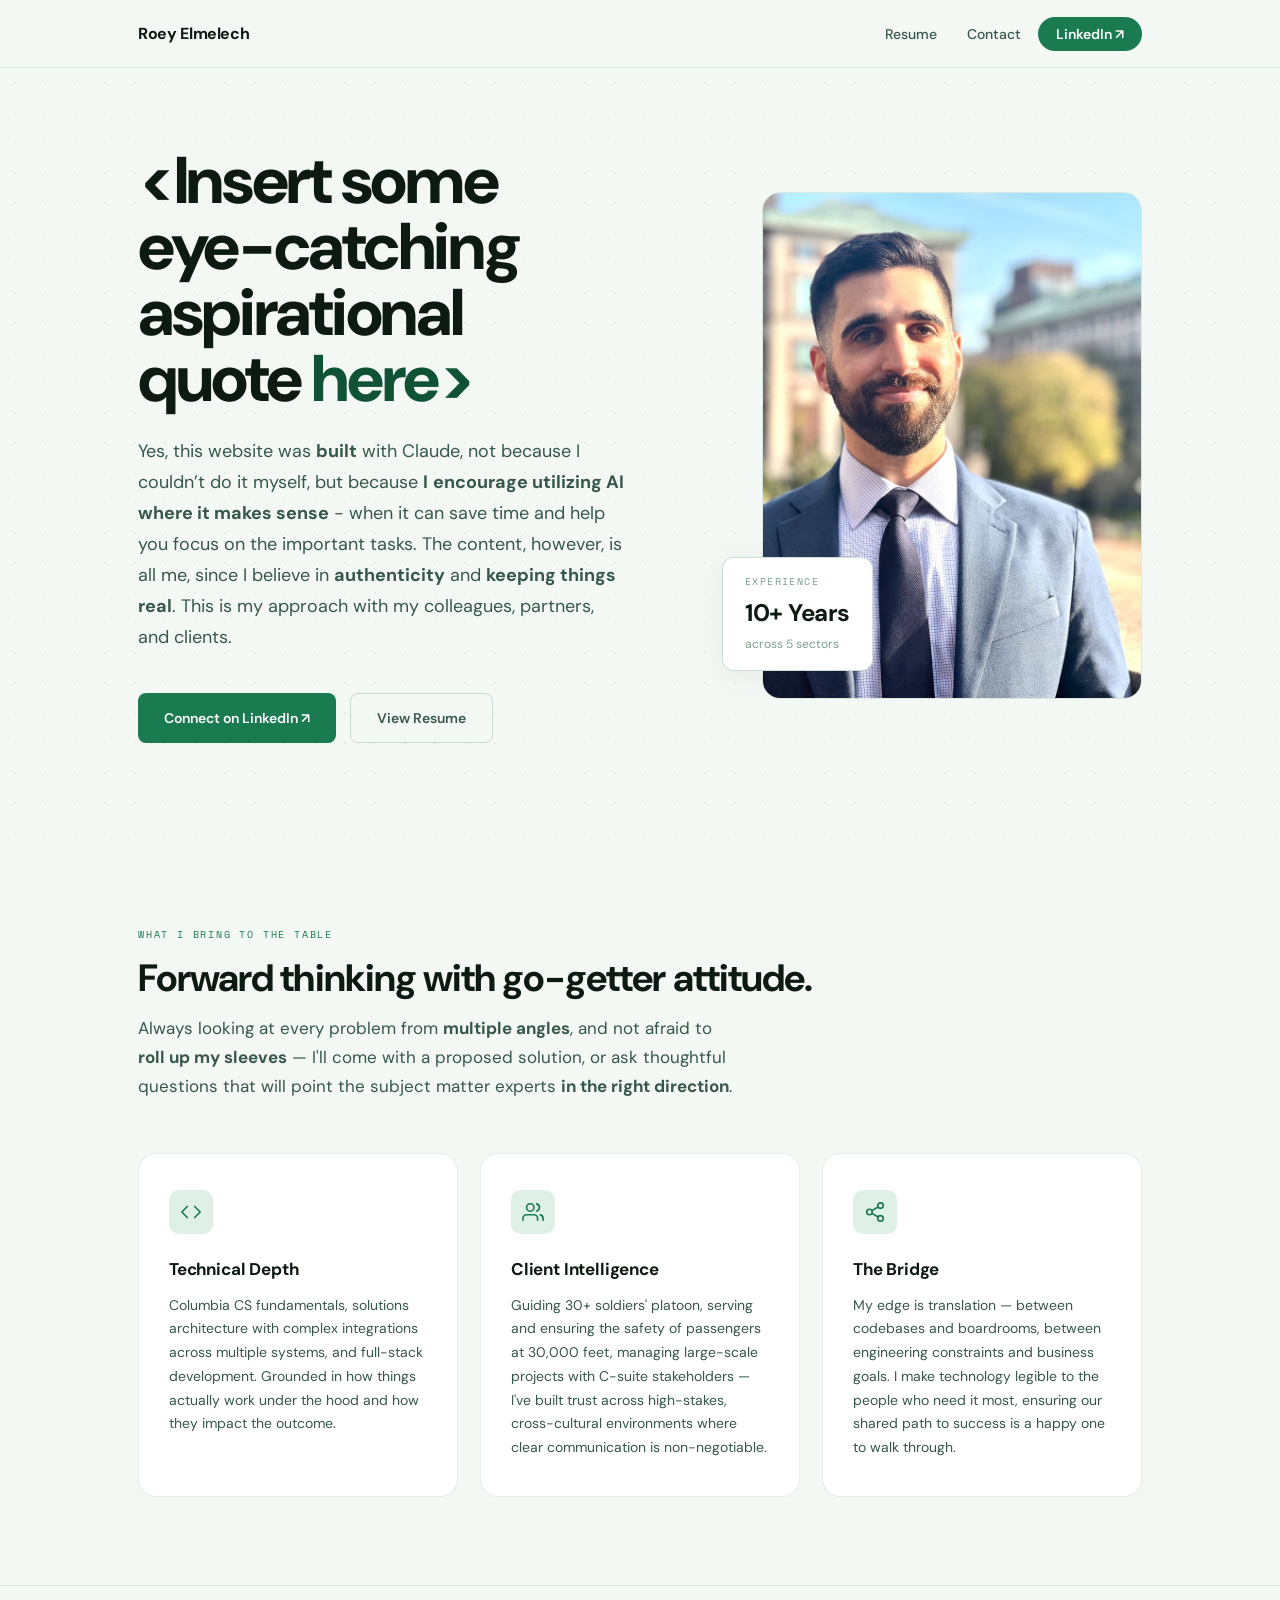
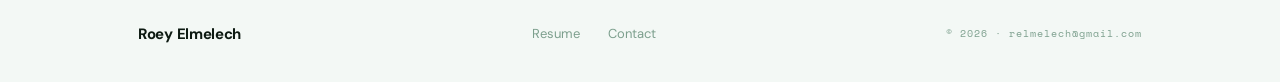
<file: index.html>
<!DOCTYPE html>
<html lang="en">
<head>
  <meta charset="UTF-8" />
  <meta name="viewport" content="width=device-width, initial-scale=1.0" />
  <title>Roey Elmelech — Solutions Engineer</title>
  <link rel="stylesheet" href="style.css" />
  <link rel="icon" type="image/svg+xml" href="favicon.svg" />
</head>
<body>

  <nav class="site-nav">
    <div class="nav-inner">
      <a href="index.html" class="nav-brand">Roey Elmelech</a>
      <ul class="nav-links">
        <li><a href="resume.html">Resume</a></li>
        <li><a href="contact.html">Contact</a></li>
        <li class="nav-cta"><a href="https://www.linkedin.com/in/elmelech/" target="_blank">LinkedIn ↗</a></li>
      </ul>
    </div>
  </nav>

  <div class="page-content">

    <!-- ── HERO ── -->
    <section class="hero">
      <div class="dot-pattern"></div>
      <div class="wrap">
        <div class="hero-grid">
          <div class="hero-text">
            <h1 class="hero-h1"><span style="color: #0d1a12;">&lt;Insert some eye-catching aspirational quote </span><span style="color: #0f5234;">here&gt;</span></h1>
            <p class="hero-bio">Yes, this website was <strong>built</strong> with Claude, not because I couldn’t do it myself, but because <strong>I</strong> <strong>encourage utilizing AI where it makes sense</strong> - when it can save time and help you focus on the important tasks. The content, however, is all me, since I believe in <strong>authenticity</strong> and <strong>keeping things real</strong>. This is my approach with my colleagues, partners, and clients. </p>
            <div class="hero-ctas">
              <a href="https://www.linkedin.com/in/elmelech/" target="_blank" class="btn btn-p">
                Connect on LinkedIn ↗
              </a>
              <a href="resume.html" class="btn btn-o">View Resume</a>
            </div>
          </div>
          <div class="hero-photo-wrap">
            <img
              src="headshot.jpg"
              alt="Roey Elmelech"
              class="hero-photo"
            />
            <div class="stat-card">
              <div class="mono-label">Experience</div>
              <div class="stat-num">10+ Years</div>
              <div class="stat-sub">across 5 sectors</div>
            </div>
          </div>
        </div>
      </div>
    </section>

    <!-- ── PILLARS ── -->
    <section class="section">
      <div class="wrap">
        <span class="eyebrow">WHAT I BRING TO THE TABLE</span>
        <h2 class="section-h">Forward thinking with go-getter attitude.</h2>
        <p class="section-lead">
          Always looking at every problem from <strong>multiple angles</strong>, and not afraid to <strong>roll up my sleeves</strong> — I'll come with a proposed solution, or ask thoughtful questions that will point the subject matter experts <strong>in the right direction</strong>.
        </p>
        <div class="pillars-grid">

          <div class="pillar">
            <div class="pillar-icon">
              <svg viewBox="0 0 24 24" fill="none" stroke="var(--accent)" stroke-width="1.8" stroke-linecap="round" stroke-linejoin="round">
                <polyline points="16 18 22 12 16 6"></polyline>
                <polyline points="8 6 2 12 8 18"></polyline>
              </svg>
            </div>
            <div class="pillar-h">Technical Depth</div>
            <p class="pillar-p">
              Columbia CS fundamentals, solutions architecture with complex integrations across multiple systems, and full-stack development. Grounded in how things actually work under the hood and how they impact the outcome.
            </p>
          </div>

          <div class="pillar">
            <div class="pillar-icon">
              <svg viewBox="0 0 24 24" fill="none" stroke="var(--accent)" stroke-width="1.8" stroke-linecap="round" stroke-linejoin="round">
                <path d="M17 21v-2a4 4 0 0 0-4-4H5a4 4 0 0 0-4 4v2"></path>
                <circle cx="9" cy="7" r="4"></circle>
                <path d="M23 21v-2a4 4 0 0 0-3-3.87"></path>
                <path d="M16 3.13a4 4 0 0 1 0 7.75"></path>
              </svg>
            </div>
            <div class="pillar-h">Client Intelligence</div>
            <p class="pillar-p">
              Guiding 30+ soldiers' platoon, serving and ensuring the safety of passengers at 30,000 feet, managing large-scale projects with C-suite stakeholders — I've built trust across high-stakes, cross-cultural environments where clear communication is non-negotiable.
            </p>
          </div>

          <div class="pillar">
            <div class="pillar-icon">
              <svg viewBox="0 0 24 24" fill="none" stroke="var(--accent)" stroke-width="1.8" stroke-linecap="round" stroke-linejoin="round">
                <circle cx="18" cy="5" r="3"></circle>
                <circle cx="6" cy="12" r="3"></circle>
                <circle cx="18" cy="19" r="3"></circle>
                <line x1="8.59" y1="13.51" x2="15.42" y2="17.49"></line>
                <line x1="15.41" y1="6.51" x2="8.59" y2="10.49"></line>
              </svg>
            </div>
            <div class="pillar-h">The Bridge</div>
            <p class="pillar-p">
              My edge is translation — between codebases and boardrooms, between
              engineering constraints and business goals. I make technology
              legible to the people who need it most, ensuring our shared path to success is a happy one to walk through.
            </p>
          </div>

        </div>
      </div>
    </section>

  </div><!-- /.page-content -->

  <footer class="site-footer">
    <div class="footer-inner">
      <span class="footer-brand">Roey Elmelech</span>
      <nav class="footer-links">
        <a href="resume.html">Resume</a>
        <a href="contact.html">Contact</a>
      </nav>
      <span class="footer-copy">© 2026 · relmelech@gmail.com</span>
    </div>
  </footer>

  <script>
    document.querySelectorAll('.nav-links a:not([target="_blank"])').forEach(a => {
      if (a.href === window.location.href) a.classList.add('active');
    });
  </script>
</body>
</html>
</file>
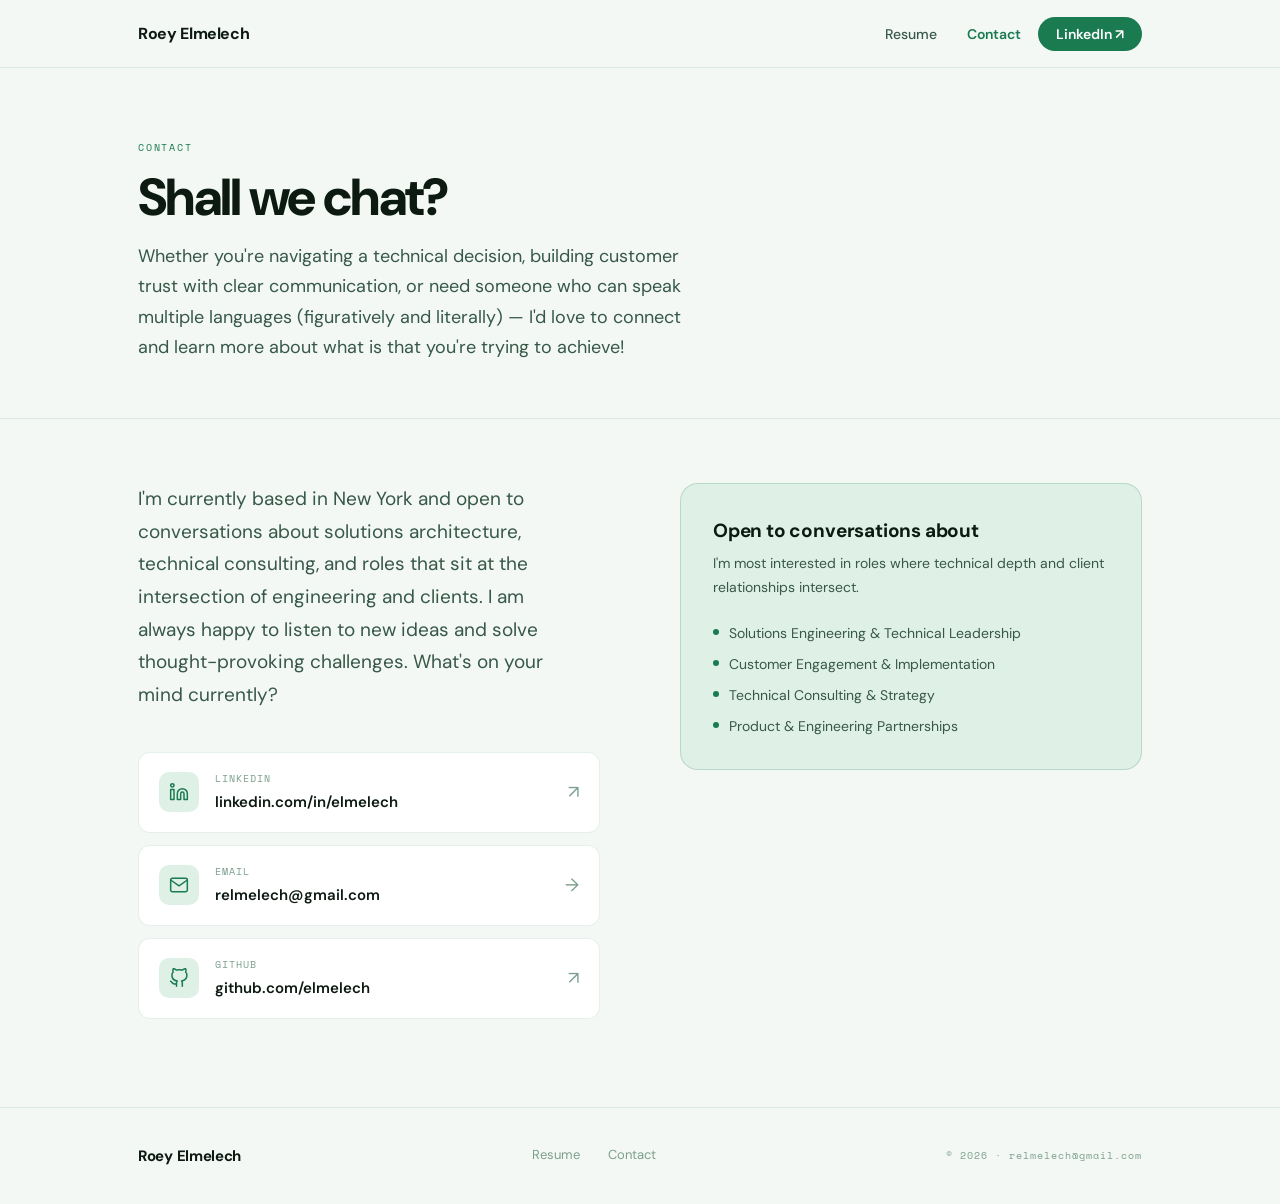
<file: contact.html>
<!DOCTYPE html>
<html lang="en">
<head>
  <meta charset="UTF-8" />
  <meta name="viewport" content="width=device-width, initial-scale=1.0" />
  <title>Contact — Roey Elmelech</title>
  <link rel="stylesheet" href="style.css" />
  <link rel="icon" type="image/svg+xml" href="favicon.svg" />
</head>
<body>

  <nav class="site-nav">
    <div class="nav-inner">
      <a href="index.html" class="nav-brand">Roey Elmelech</a>
      <ul class="nav-links">
        <li><a href="resume.html">Resume</a></li>
        <li><a href="contact.html" class="active">Contact</a></li>
        <li class="nav-cta"><a href="https://www.linkedin.com/in/elmelech/" target="_blank">LinkedIn ↗</a></li>
      </ul>
    </div>
  </nav>

  <div class="page-content">

    <!-- PAGE HEADER -->
    <div class="page-header">
      <div class="wrap">
        <span class="eyebrow">Contact</span>
        <h1 class="page-h1">Shall we chat?</h1>
        <p class="page-lead">
          Whether you're navigating a technical decision, building customer trust with clear communication, or need someone who can speak multiple languages (figuratively and literally) — I'd love to connect and learn more about what is that you're trying to achieve!
        </p>
      </div>
    </div>

    <!-- CONTACT CONTENT -->
    <div class="wrap">
      <div class="contact-layout">
        <div class="contact-grid">

          <!-- Left: Contact links -->
          <div>
            <p class="contact-lead">
              I'm currently based in New York and open to conversations about
              solutions architecture, technical consulting, and roles that sit
              at the intersection of engineering and clients. I am always happy
              to listen to new ideas and solve thought-provoking challenges.
              What's on your mind currently?
            </p>
            <div class="contact-links">

              <a href="https://www.linkedin.com/in/elmelech/" target="_blank" class="contact-link">
                <div class="contact-link-icon">
                  <svg viewBox="0 0 24 24" fill="none" stroke="var(--accent)" stroke-width="1.8" stroke-linecap="round" stroke-linejoin="round">
                    <path d="M16 8a6 6 0 0 1 6 6v7h-4v-7a2 2 0 0 0-2-2 2 2 0 0 0-2 2v7h-4v-7a6 6 0 0 1 6-6z"></path>
                    <rect x="2" y="9" width="4" height="12"></rect>
                    <circle cx="4" cy="4" r="2"></circle>
                  </svg>
                </div>
                <div class="contact-link-body">
                  <div class="contact-link-label">LinkedIn</div>
                  <div class="contact-link-val">linkedin.com/in/elmelech</div>
                </div>
                <span style="color: var(--text-3); font-size: 18px;">↗</span>
              </a>

              <a href="mailto:relmelech@gmail.com" class="contact-link">
                <div class="contact-link-icon">
                  <svg viewBox="0 0 24 24" fill="none" stroke="var(--accent)" stroke-width="1.8" stroke-linecap="round" stroke-linejoin="round">
                    <path d="M4 4h16c1.1 0 2 .9 2 2v12c0 1.1-.9 2-2 2H4c-1.1 0-2-.9-2-2V6c0-1.1.9-2 2-2z"></path>
                    <polyline points="22,6 12,13 2,6"></polyline>
                  </svg>
                </div>
                <div class="contact-link-body">
                  <div class="contact-link-label">Email</div>
                  <div class="contact-link-val">relmelech@gmail.com</div>
                </div>
                <span style="color: var(--text-3); font-size: 18px;">→</span>
              </a>

              <a href="https://github.com/elmelech" target="_blank" class="contact-link">
                <div class="contact-link-icon">
                  <svg viewBox="0 0 24 24" fill="none" stroke="var(--accent)" stroke-width="1.8" stroke-linecap="round" stroke-linejoin="round">
                    <path d="M9 19c-5 1.5-5-2.5-7-3m14 6v-3.87a3.37 3.37 0 0 0-.94-2.61c3.14-.35 6.44-1.54 6.44-7A5.44 5.44 0 0 0 20 4.77 5.07 5.07 0 0 0 19.91 1S18.73.65 16 2.48a13.38 13.38 0 0 0-7 0C6.27.65 5.09 1 5.09 1A5.07 5.07 0 0 0 5 4.77a5.44 5.44 0 0 0-1.5 3.78c0 5.42 3.3 6.61 6.44 7A3.37 3.37 0 0 0 9 18.13V22"></path>
                  </svg>
                </div>
                <div class="contact-link-body">
                  <div class="contact-link-label">GitHub</div>
                  <div class="contact-link-val">github.com/elmelech</div>
                </div>
                <span style="color: var(--text-3); font-size: 18px;">↗</span>
              </a>

            </div>
          </div>

          <!-- Right: Availability card -->
          <div class="contact-availability">
            <div class="contact-avail-head">Open to conversations about</div>
            <p class="contact-avail-sub">
              I'm most interested in roles where technical depth and
              client relationships intersect.
            </p>
            <div class="avail-items">
              <div class="avail-item">
                <span class="avail-dot"></span>
                Solutions Engineering &amp; Technical Leadership
              </div>
              <div class="avail-item">
                <span class="avail-dot"></span>
                Customer Engagement &amp; Implementation
              </div>
              <div class="avail-item">
                <span class="avail-dot"></span>
                Technical Consulting &amp; Strategy
              </div>
              <div class="avail-item">
                <span class="avail-dot"></span>
                Product &amp; Engineering Partnerships
              </div>
            </div>
          </div>

        </div><!-- /.contact-grid -->
      </div><!-- /.contact-layout -->
    </div>

  </div><!-- /.page-content -->

  <footer class="site-footer">
    <div class="footer-inner">
      <span class="footer-brand">Roey Elmelech</span>
      <nav class="footer-links">
        <a href="resume.html">Resume</a>
        <a href="contact.html">Contact</a>
      </nav>
      <span class="footer-copy">© 2026 · relmelech@gmail.com</span>
    </div>
  </footer>

</body>
</html>
</file>
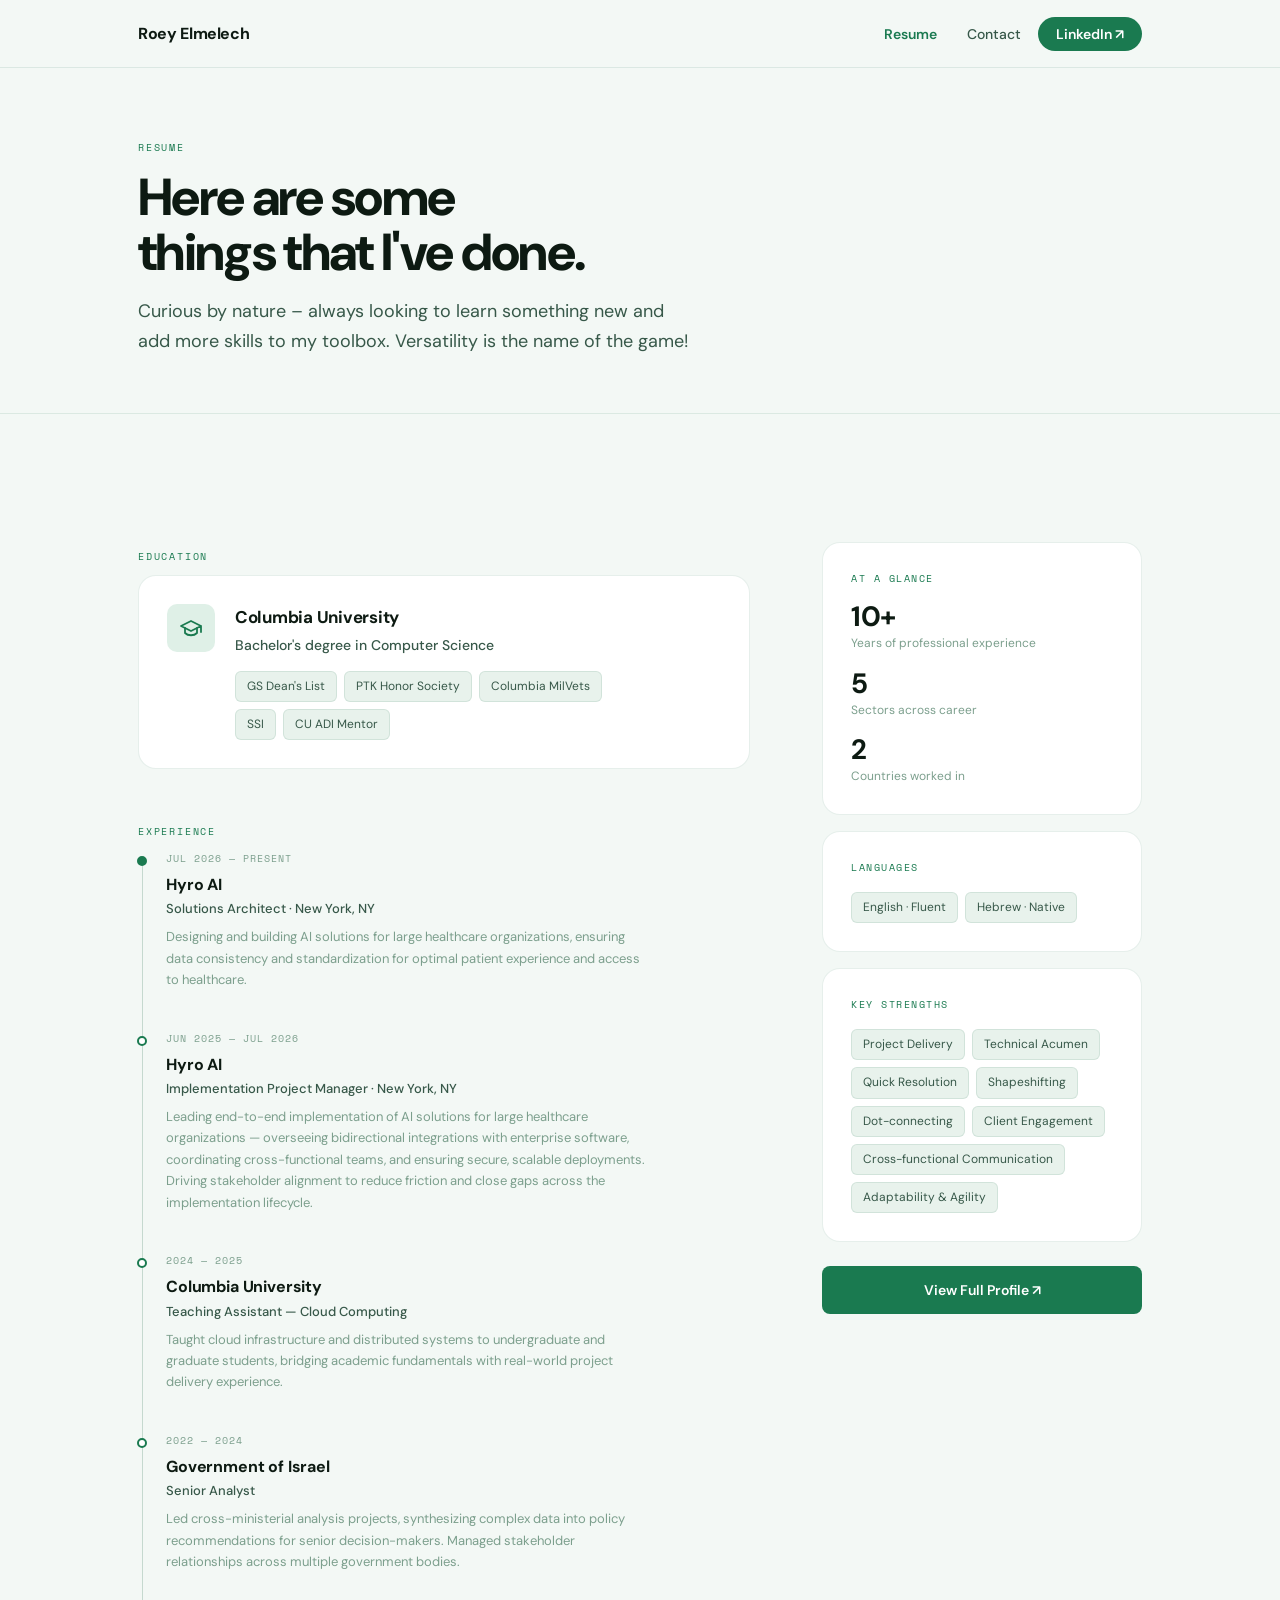
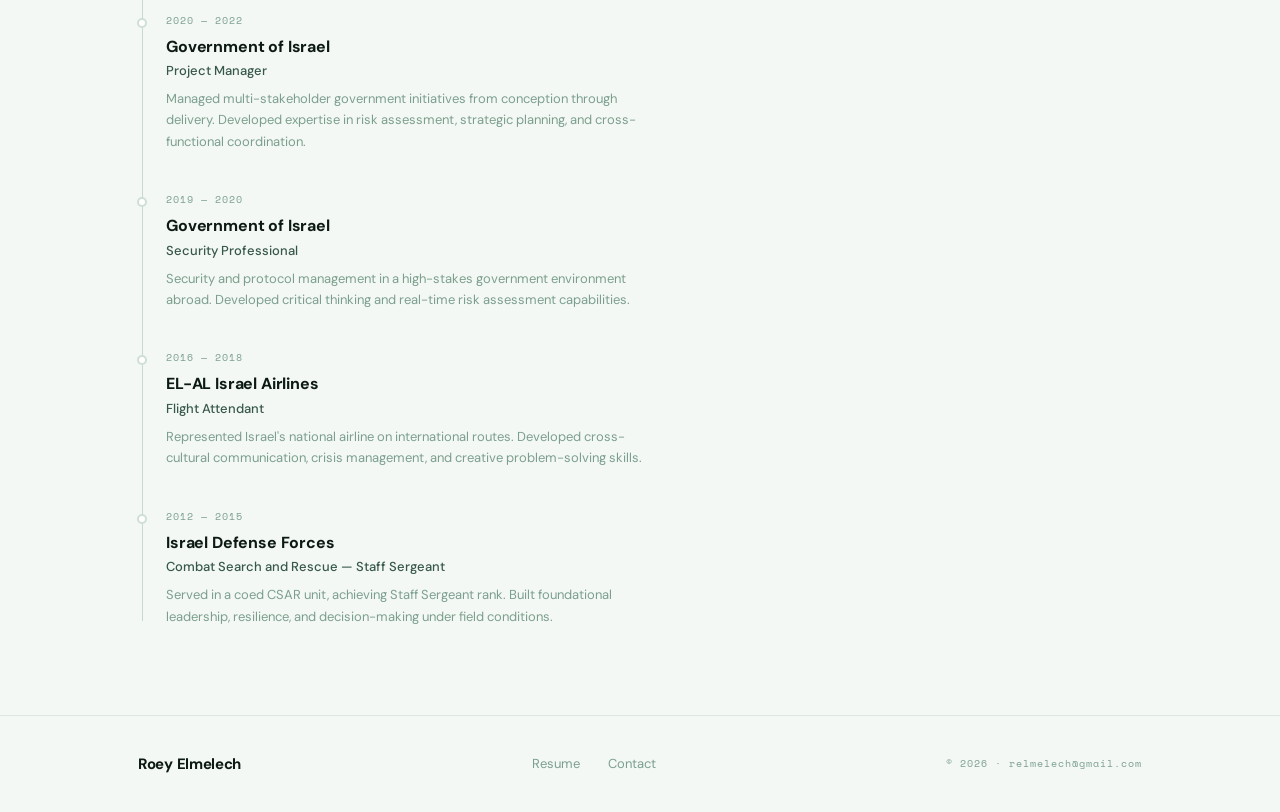
<file: resume.html>
<!DOCTYPE html><html lang="en"><head><style data-merge-styles="true"></style>


  <meta charset="UTF-8">
  <meta name="viewport" content="width=device-width, initial-scale=1.0">
  <title>Resume — Roey Elmelech</title>
  <link rel="stylesheet" href="style.css">
<style></style>  <link rel="icon" type="image/svg+xml" href="favicon.svg" />
</head>
<body data-new-gr-c-s-check-loaded="14.1299.0" data-gr-ext-installed="" style="" data-new-gr-c-s-loaded="14.1299.0">

  <nav class="site-nav">
    <div class="nav-inner">
      <a href="index.html" class="nav-brand">Roey Elmelech</a>
      <ul class="nav-links">
        <li><a href="resume.html" class="active">Resume</a></li>
        <li><a href="contact.html">Contact</a></li>
        <li class="nav-cta"><a href="https://www.linkedin.com/in/elmelech/" target="_blank">LinkedIn ↗</a></li>
      </ul>
    </div>
  </nav>

  <div class="page-content">

    <!-- PAGE HEADER -->
    <div class="page-header">
      <div class="wrap">
        <span class="eyebrow">Resume</span>
        <h1 class="page-h1">Here are some<br>things that I've done.</h1>
        <p class="page-lead">Curious by nature – always looking to learn something new and add more skills to my toolbox. Versatility is the name of the game!</p>
      </div>
    </div>

    <!-- MAIN CONTENT -->
    <div class="wrap">
      <div class="resume-layout">

        <!-- LEFT: Timeline -->
        <div>

          <!-- Education -->
          <div style="padding-top: 64px; margin-bottom: 8px;">
            <span class="timeline-section-label">Education</span>
          </div>
          <div class="edu-card">
            <div class="edu-icon">
              <svg viewBox="0 0 24 24" fill="none" stroke="var(--accent)" stroke-width="1.8" stroke-linecap="round" stroke-linejoin="round">
                <path d="M22 10v6M2 10l10-5 10 5-10 5z"></path>
                <path d="M6 12v5c3 3 9 3 12 0v-5"></path>
              </svg>
            </div>
            <div style="flex: 1;">
              <div class="edu-school">Columbia University</div>
              <div class="edu-deg">Bachelor's degree in Computer Science</div>
              <div style="display: flex; flex-direction: column; gap: 7px; margin-top: 14px;">
                <div style="display: flex; flex-wrap: wrap; gap: 7px;">
                  <span class="sidebar-tag">GS Dean's List</span>
                  <span class="sidebar-tag">PTK Honor Society</span>
                  <span class="sidebar-tag">Columbia MilVets</span>
                </div>
                <div style="display: flex; flex-wrap: wrap; gap: 7px;">
                  <span class="sidebar-tag">SSI</span>
                  <span class="sidebar-tag">CU ADI Mentor</span>
                </div>
              </div>
            </div>
          </div>

          <!-- Experience -->
          <div style="margin-top: 48px; margin-bottom: 8px;">
            <span class="timeline-section-label">Experience</span>
          </div>
          <div class="timeline">

            <div class="timeline-item">
              <div class="timeline-dot current"></div>
              <div class="timeline-date">Jul 2026 — Present</div>
              <div class="timeline-co">Hyro AI</div>
              <div class="timeline-role">Solutions Architect · New York, NY</div>
              <div class="timeline-desc">
                Designing and building AI solutions for large healthcare organizations, ensuring data consistency and standardization for optimal patient experience and access to healthcare.
              </div>
            </div>

            <div class="timeline-item">
              <div class="timeline-dot accent"></div>
              <div class="timeline-date">Jun 2025 — Jul 2026</div>
              <div class="timeline-co">Hyro AI</div>
              <div class="timeline-role">Implementation Project Manager · New York, NY</div>
              <div class="timeline-desc">
                Leading end-to-end implementation of AI solutions for large healthcare organizations — overseeing bidirectional integrations with enterprise software, coordinating cross-functional teams, and ensuring secure, scalable deployments. Driving stakeholder alignment to reduce friction and close gaps across the implementation lifecycle.
              </div>
            </div>

            <div class="timeline-item">
              <div class="timeline-dot accent"></div>
              <div class="timeline-date">2024 — 2025</div>
              <div class="timeline-co">Columbia University</div>
              <div class="timeline-role">Teaching Assistant — Cloud Computing</div>
              <div class="timeline-desc">Taught cloud infrastructure and distributed systems to undergraduate and graduate students, bridging academic fundamentals with real-world project delivery experience.</div>
            </div>

            <div class="timeline-item">
              <div class="timeline-dot accent"></div>
              <div class="timeline-date">2022 — 2024</div>
              <div class="timeline-co">Government of Israel</div>
              <div class="timeline-role">Senior Analyst</div>
              <div class="timeline-desc">
                Led cross-ministerial analysis projects, synthesizing complex data into
                policy recommendations for senior decision-makers. Managed stakeholder
                relationships across multiple government bodies.
              </div>
            </div>

            <div class="timeline-item">
              <div class="timeline-dot"></div>
              <div class="timeline-date">2020 — 2022</div>
              <div class="timeline-co">Government of Israel</div>
              <div class="timeline-role">Project Manager</div>
              <div class="timeline-desc">
                Managed multi-stakeholder government initiatives from conception through
                delivery. Developed expertise in risk assessment, strategic planning,
                and cross-functional coordination.
              </div>
            </div>

            <div class="timeline-item">
              <div class="timeline-dot"></div>
              <div class="timeline-date">2019 — 2020</div>
              <div class="timeline-co">Government of Israel</div>
              <div class="timeline-role">Security Professional</div>
              <div class="timeline-desc">
                Security and protocol management in a high-stakes government
                environment abroad. Developed critical thinking and real-time
                risk assessment capabilities.
              </div>
            </div>

            <div class="timeline-item">
              <div class="timeline-dot"></div>
              <div class="timeline-date">2016 — 2018</div>
              <div class="timeline-co">EL-AL Israel Airlines</div>
              <div class="timeline-role">Flight Attendant</div>
              <div class="timeline-desc">
                Represented Israel's national airline on international routes.
                Developed cross-cultural communication, crisis management, and
                creative problem-solving skills.
              </div>
            </div>

            <div class="timeline-item">
              <div class="timeline-dot"></div>
              <div class="timeline-date">2012 — 2015</div>
              <div class="timeline-co">Israel Defense Forces</div>
              <div class="timeline-role">Combat Search and Rescue — Staff Sergeant</div>
              <div class="timeline-desc" spellcheck="false" style="">
                Served in a coed CSAR unit, achieving Staff Sergeant rank.
                Built foundational leadership, resilience, and decision-making
                under field conditions.
              </div>
            </div>

          </div><!-- /.timeline -->
        </div>

        <!-- RIGHT: Sidebar -->
        <div class="resume-sidebar" style="padding-top: 64px;">

          <div class="sidebar-card">
            <div class="sidebar-card-label">At a glance</div>
            <div class="sidebar-stat">
              <div class="sidebar-stat-num">10+</div>
              <div class="sidebar-stat-label">Years of professional experience</div>
            </div>
            <div class="sidebar-stat">
              <div class="sidebar-stat-num">5</div>
              <div class="sidebar-stat-label">Sectors across career</div>
            </div>
            <div class="sidebar-stat">
              <div class="sidebar-stat-num">2</div>
              <div class="sidebar-stat-label">Countries worked in</div>
            </div>
          </div>

          <div class="sidebar-card">
            <div class="sidebar-card-label">Languages</div>
            <div class="sidebar-tags">
              <span class="sidebar-tag">English · Fluent</span>
              <span class="sidebar-tag">Hebrew · Native</span>
            </div>
          </div>

          <div class="sidebar-card">
            <div class="sidebar-card-label">Key strengths</div>
            <div class="sidebar-tags">
              <span class="sidebar-tag">Project Delivery</span>
              <span class="sidebar-tag">Technical Acumen</span>
              <span class="sidebar-tag">Quick Resolution</span>
              <span class="sidebar-tag">Shapeshifting</span>
              <span class="sidebar-tag">Dot-connecting</span>
              <span class="sidebar-tag">Client Engagement</span>
              <span class="sidebar-tag">Cross-functional Communication</span>
              <span class="sidebar-tag">Adaptability &amp; Agility</span>
            </div>
          </div>

          <a href="https://www.linkedin.com/in/elmelech/" target="_blank" class="btn btn-p" style="width: 100%; justify-content: center; margin-top: 8px;">
            View Full Profile ↗
          </a>

        </div><!-- /.resume-sidebar -->

      </div><!-- /.resume-layout -->
    </div>

  </div><!-- /.page-content -->

  <footer class="site-footer">
    <div class="footer-inner">
      <span class="footer-brand">Roey Elmelech</span>
      <nav class="footer-links">
        <a href="resume.html">Resume</a>
        <a href="contact.html">Contact</a>
      </nav>
      <span class="footer-copy">© 2026 · relmelech@gmail.com</span>
    </div>
  </footer>



</body><grammarly-desktop-integration data-grammarly-shadow-root="true" style="visibility: visible !important;"></grammarly-desktop-integration></html>
</file>
<file: style.css>
/* ═══════════════════════════════════════════════
   Roey Elmelech Portfolio — Shared Styles
   Palette: Pearl White · Forest Green
═══════════════════════════════════════════════ */

@import url('https://fonts.googleapis.com/css2?family=DM+Sans:opsz,wght@9..40,300;9..40,400;9..40,500;9..40,600;9..40,700;9..40,800&family=JetBrains+Mono:wght@400;500;600&family=Space+Mono:wght@400;700&display=swap');

/* ── TOKENS ── */
:root {
  --bg:       #f3f8f5;
  --bg-tint:  #e8f2ec;
  --surface:  #ffffff;
  --border:   rgba(18, 96, 58, 0.10);
  --border-m: rgba(18, 96, 58, 0.20);
  --accent:   #1a7a50;
  --acc-lt:   #dff0e7;
  --acc-dk:   #0f5234;
  --text-1:   #0d1a12;
  --text-2:   #375849;
  --text-3:   #7c9f8d;
  --mono:     'Space Mono', 'JetBrains Mono', monospace;
  --sans:     'DM Sans', sans-serif;
  --r:        12px;
  --r-lg:     18px;
  --mw:       1100px;
  --nav-h:    68px;
}

/* ── RESET ── */
*, *::before, *::after { box-sizing: border-box; margin: 0; padding: 0; }
html { scroll-behavior: smooth; }
body {
  font-family: var(--sans);
  background: var(--bg);
  color: var(--text-1);
  -webkit-font-smoothing: antialiased;
  text-wrap: pretty;
  line-height: 1.6;
}
a { color: inherit; text-decoration: none; }
img { display: block; max-width: 100%; }

/* ── PAGE FADE IN ── */
@keyframes fadeUp {
  from { opacity: 0; transform: translateY(10px); }
  to   { opacity: 1; transform: translateY(0); }
}

/* ── NAV ── */
.site-nav {
  position: sticky; top: 0; z-index: 100;
  height: var(--nav-h);
  display: flex; align-items: center;
  background: rgba(243, 248, 245, 0.90);
  backdrop-filter: blur(20px) saturate(180%);
  -webkit-backdrop-filter: blur(20px) saturate(180%);
  border-bottom: 1px solid var(--border);
}
.nav-inner {
  max-width: var(--mw); width: 100%; margin: 0 auto;
  padding: 0 48px;
  display: flex; align-items: center; justify-content: space-between;
}
.nav-brand {
  font-weight: 700; font-size: 16px;
  letter-spacing: -0.022em; color: var(--text-1);
}
.nav-links {
  display: flex; gap: 4px; align-items: center; list-style: none;
}
.nav-links a {
  font-size: 14px; font-weight: 500; color: var(--text-2);
  padding: 6px 13px; border-radius: 100px;
  transition: color 0.15s, background 0.15s;
}
.nav-links a:hover { color: var(--accent); }
.nav-links a.active { color: var(--accent); font-weight: 600; }
.nav-links li.nav-cta a {
  background: var(--accent); color: #fff;
  padding: 8px 18px; border-radius: 100px; font-weight: 600;
}
.nav-links li.nav-cta a:hover { background: var(--acc-dk); color: #fff; }

/* ── LAYOUT ── */
.wrap { max-width: var(--mw); margin: 0 auto; padding: 0 48px; }
.section { padding: 88px 0; }
.section + .section { border-top: 1px solid var(--border); }

/* ── TYPOGRAPHY ── */
.eyebrow {
  display: block;
  font-family: var(--mono); font-size: 10px;
  letter-spacing: 0.18em; text-transform: uppercase;
  color: var(--accent); margin-bottom: 14px;
}
.section-h {
  font-size: 38px; font-weight: 700;
  letter-spacing: -0.025em; line-height: 1.12;
  color: var(--text-1); margin-bottom: 14px;
}
.section-lead {
  font-size: 17px; color: var(--text-2); line-height: 1.72;
  max-width: 600px;
}
.mono-label {
  font-family: var(--mono); font-size: 10px;
  letter-spacing: 0.14em; text-transform: uppercase; color: var(--text-3);
}

/* ── BADGE ── */
.badge {
  display: inline-flex; align-items: center; gap: 8px;
  background: var(--acc-lt); border: 1px solid rgba(26,122,80,0.2);
  border-radius: 100px; padding: 5px 14px;
  font-family: var(--mono); font-size: 10px;
  color: var(--acc-dk); letter-spacing: 0.14em; text-transform: uppercase;
  margin-bottom: 28px;
}
.badge-dot { width: 5px; height: 5px; border-radius: 50%; background: var(--accent); flex-shrink: 0; }

/* ── BUTTONS ── */
.btn {
  display: inline-flex; align-items: center; gap: 8px;
  padding: 13px 26px; border-radius: 8px;
  font-size: 14px; font-weight: 600; cursor: pointer; border: none;
  transition: all 0.18s; font-family: var(--sans);
}
.btn-p { background: var(--accent); color: #fff; }
.btn-p:hover { background: var(--acc-dk); }
.btn-o { background: transparent; color: var(--text-2); border: 1px solid var(--border-m); }
.btn-o:hover { border-color: var(--accent); color: var(--accent); }

/* ── CARD ── */
.card {
  background: var(--surface); border: 1px solid var(--border);
  border-radius: var(--r); padding: 28px;
}

/* ── DOT GRID ── */
.dot-pattern {
  position: absolute; inset: 0; pointer-events: none;
  background-image: radial-gradient(circle, rgba(26,122,80,0.07) 1px, transparent 1px);
  background-size: 30px 30px;
}

/* ── PAGE HEADER (inner pages) ── */
.page-header { padding: 72px 0 56px; border-bottom: 1px solid var(--border); margin-bottom: 0; }
.page-h1 {
  font-size: 52px; font-weight: 800;
  letter-spacing: -0.032em; line-height: 1.06;
  color: var(--text-1); margin-bottom: 16px;
}
.page-lead {
  font-size: 18px; color: var(--text-2); line-height: 1.68;
  max-width: 560px;
}

/* ── FOOTER ── */
.site-footer { border-top: 1px solid var(--border); padding: 36px 0; }
.footer-inner {
  max-width: var(--mw); margin: 0 auto; padding: 0 48px;
  display: flex; align-items: center; justify-content: space-between;
}
.footer-brand { font-weight: 700; font-size: 15px; letter-spacing: -0.02em; color: var(--text-1); }
.footer-links { display: flex; gap: 28px; }
.footer-links a { font-size: 13px; color: var(--text-3); transition: color 0.15s; }
.footer-links a:hover { color: var(--accent); }
.footer-copy { font-family: var(--mono); font-size: 10px; color: var(--text-3); letter-spacing: 0.1em; }

/* ════════════════════════════════════
   HOME
════════════════════════════════════ */
.hero {
  padding: 80px 0 96px;
  position: relative; overflow: hidden;
}
.hero-grid {
  display: grid; grid-template-columns: 1fr 380px;
  gap: 80px; align-items: center; position: relative; z-index: 1;
}
.hero-h1 {
  font-size: 66px; font-weight: 800;
  letter-spacing: -0.035em; line-height: 1.0;
  color: var(--text-1); margin-bottom: 24px;
}
.hero-h1 em { font-style: normal; color: var(--accent); }
.hero-bio {
  font-size: 18px; color: var(--text-2); line-height: 1.72;
  max-width: 490px; margin-bottom: 40px;
}
.hero-ctas { display: flex; gap: 14px; flex-wrap: wrap; }
.hero-photo-wrap { position: relative; }
.hero-photo {
  width: 100%; aspect-ratio: 3 / 4;
  object-fit: cover; object-position: center top;
  border-radius: var(--r-lg); border: 1px solid var(--border);
}
.stat-card {
  position: absolute; bottom: 28px; left: -40px;
  background: var(--surface); border: 1px solid var(--border-m);
  border-radius: var(--r); padding: 16px 22px;
  box-shadow: 0 4px 24px rgba(0,0,0,0.06);
}
.stat-num { font-size: 24px; font-weight: 700; color: var(--text-1); letter-spacing: -0.02em; margin: 4px 0 2px; }
.stat-sub { font-size: 12px; color: var(--text-3); }

/* Pillars */
.pillars-grid {
  display: grid; grid-template-columns: repeat(3, 1fr);
  gap: 22px; margin-top: 52px;
}
.pillar {
  background: var(--surface); border: 1px solid var(--border);
  border-radius: var(--r-lg); padding: 36px 30px;
  transition: border-color 0.2s, transform 0.2s;
}
.pillar:hover { border-color: rgba(26,122,80,0.28); transform: translateY(-3px); }
.pillar-icon {
  width: 44px; height: 44px; background: var(--acc-lt);
  border-radius: 10px; display: flex; align-items: center;
  justify-content: center; margin-bottom: 22px;
}
.pillar-icon svg { width: 22px; height: 22px; }
.pillar-h { font-size: 17px; font-weight: 700; color: var(--text-1); letter-spacing: -0.01em; margin-bottom: 10px; }
.pillar-p { font-size: 14px; color: var(--text-2); line-height: 1.7; }

/* ════════════════════════════════════
   ABOUT
════════════════════════════════════ */
.about-grid {
  display: grid; grid-template-columns: 1fr 360px;
  gap: 72px; align-items: start; padding-top: 64px; padding-bottom: 88px;
}
.about-body p { font-size: 17px; color: var(--text-2); line-height: 1.78; margin-bottom: 22px; }
.about-body p:last-child { margin-bottom: 0; }
.about-photo {
  width: 100%; aspect-ratio: 3/4;
  object-fit: cover; object-position: center top;
  border-radius: var(--r-lg); border: 1px solid var(--border);
  position: sticky; top: 84px;
}
.social-links { margin-top: 40px; display: flex; flex-direction: column; gap: 10px; }
.social-link {
  display: flex; align-items: center; gap: 12px;
  font-size: 14px; color: var(--text-2); font-weight: 500;
  padding: 12px 16px; border-radius: var(--r);
  border: 1px solid var(--border);
  transition: border-color 0.15s, color 0.15s;
}
.social-link:hover { border-color: rgba(26,122,80,0.28); color: var(--accent); }
.social-link svg { width: 18px; height: 18px; flex-shrink: 0; stroke: var(--text-3); }

/* Approach */
.approach-grid { display: grid; grid-template-columns: repeat(3, 1fr); gap: 20px; margin-top: 40px; }
.approach-card {
  background: var(--surface); border: 1px solid var(--border);
  border-radius: var(--r); padding: 26px 24px;
}
.approach-num { font-family: var(--mono); font-size: 11px; color: var(--accent); letter-spacing: 0.1em; margin-bottom: 10px; }
.approach-h { font-size: 15px; font-weight: 700; color: var(--text-1); margin-bottom: 8px; letter-spacing: -0.01em; }
.approach-p { font-size: 13px; color: var(--text-2); line-height: 1.65; }

/* ════════════════════════════════════
   RESUME
════════════════════════════════════ */
.resume-layout { display: grid; grid-template-columns: 1fr 320px; gap: 72px; padding-top: 64px; padding-bottom: 88px; align-items: start; }

/* Education card */
.edu-card {
  background: var(--surface); border: 1px solid var(--border);
  border-radius: var(--r-lg); padding: 28px 28px;
  display: flex; gap: 20px; align-items: flex-start;
  margin-bottom: 24px;
}
.edu-icon { width: 48px; height: 48px; background: var(--acc-lt); border-radius: 10px; display: flex; align-items: center; justify-content: center; flex-shrink: 0; }
.edu-icon svg { width: 24px; height: 24px; }
.edu-school { font-size: 17px; font-weight: 700; color: var(--text-1); letter-spacing: -0.015em; margin-bottom: 3px; }
.edu-deg { font-size: 14px; color: var(--text-2); font-weight: 500; margin-bottom: 4px; }
.edu-date { font-family: var(--mono); font-size: 10px; color: var(--text-3); letter-spacing: 0.1em; text-transform: uppercase; }

/* Timeline */
.timeline-section-label { font-family: var(--mono); font-size: 10px; letter-spacing: 0.18em; text-transform: uppercase; color: var(--accent); margin-bottom: 32px; margin-top: 8px; }
.timeline { position: relative; padding-left: 28px; }
.timeline::before { content: ''; position: absolute; left: 4px; top: 6px; bottom: 6px; width: 1px; background: var(--border-m); }
.timeline-item { position: relative; padding-bottom: 40px; }
.timeline-item:last-child { padding-bottom: 0; }
.timeline-dot { position: absolute; left: -29px; top: 5px; width: 10px; height: 10px; border-radius: 50%; background: var(--surface); border: 2px solid var(--border-m); }
.timeline-dot.current { background: var(--accent); border-color: var(--accent); }
.timeline-dot.accent { background: var(--surface); border-color: var(--accent); }
.timeline-date { font-family: var(--mono); font-size: 10px; color: var(--text-3); letter-spacing: 0.1em; text-transform: uppercase; margin-bottom: 5px; }
.timeline-co { font-size: 16px; font-weight: 700; color: var(--text-1); letter-spacing: -0.01em; margin-bottom: 2px; }
.timeline-role { font-size: 13px; color: var(--text-2); font-weight: 500; margin-bottom: 6px; }
.timeline-desc { font-size: 13px; color: var(--text-3); line-height: 1.65; max-width: 480px; }

/* Sidebar */
.resume-sidebar { position: sticky; top: 84px; }
.sidebar-card { background: var(--surface); border: 1px solid var(--border); border-radius: var(--r-lg); padding: 28px; margin-bottom: 16px; }
.sidebar-card-label { font-family: var(--mono); font-size: 10px; letter-spacing: 0.15em; text-transform: uppercase; color: var(--accent); margin-bottom: 16px; }
.sidebar-stat { margin-bottom: 16px; }
.sidebar-stat:last-child { margin-bottom: 0; }
.sidebar-stat-num { font-size: 28px; font-weight: 700; color: var(--text-1); letter-spacing: -0.02em; line-height: 1; }
.sidebar-stat-label { font-size: 12px; color: var(--text-3); margin-top: 3px; }
.sidebar-tags { display: flex; flex-wrap: wrap; gap: 7px; }
.sidebar-tag { font-size: 12px; color: var(--text-2); background: var(--bg-tint); border: 1px solid var(--border); border-radius: 6px; padding: 5px 11px; }

/* ════════════════════════════════════
   SKILLS
════════════════════════════════════ */
.skills-layout { padding-top: 64px; padding-bottom: 88px; }
.skills-grid { display: grid; grid-template-columns: 1fr 1fr; gap: 64px; }
.skill-col-head { font-size: 22px; font-weight: 700; color: var(--text-1); letter-spacing: -0.02em; margin-bottom: 36px; }
.skill-group { margin-bottom: 36px; }
.skill-group:last-child { margin-bottom: 0; }
.skill-group-label { font-family: var(--mono); font-size: 10px; letter-spacing: 0.15em; text-transform: uppercase; color: var(--accent); margin-bottom: 14px; padding-bottom: 10px; border-bottom: 1px solid var(--border); }
.skill-tags { display: flex; flex-wrap: wrap; gap: 8px; }
.skill-tag { font-size: 13px; font-weight: 500; color: var(--text-2); background: var(--surface); border: 1px solid var(--border); border-radius: 6px; padding: 6px 13px; transition: border-color 0.15s, color 0.15s; }
.skill-tag:hover { border-color: rgba(26,122,80,0.3); color: var(--accent); }
.skill-tag.hl { background: var(--acc-lt); border-color: rgba(26,122,80,0.22); color: var(--acc-dk); font-weight: 600; }

/* ════════════════════════════════════
   CONTACT
════════════════════════════════════ */
.contact-layout { padding-top: 64px; padding-bottom: 88px; }
.contact-grid { display: grid; grid-template-columns: 1fr 1fr; gap: 80px; align-items: start; }
.contact-lead { font-size: 19px; color: var(--text-2); line-height: 1.72; margin-bottom: 40px; }
.contact-links { display: flex; flex-direction: column; gap: 12px; }
.contact-link {
  display: flex; align-items: center; gap: 16px;
  padding: 18px 20px; border-radius: var(--r);
  border: 1px solid var(--border); background: var(--surface);
  transition: border-color 0.2s, transform 0.15s;
}
.contact-link:hover { border-color: rgba(26,122,80,0.3); transform: translateX(4px); }
.contact-link-icon { width: 40px; height: 40px; background: var(--acc-lt); border-radius: 10px; display: flex; align-items: center; justify-content: center; flex-shrink: 0; }
.contact-link-icon svg { width: 20px; height: 20px; }
.contact-link-body { flex: 1; }
.contact-link-label { font-family: var(--mono); font-size: 10px; color: var(--text-3); letter-spacing: 0.1em; text-transform: uppercase; margin-bottom: 3px; }
.contact-link-val { font-size: 15px; font-weight: 600; color: var(--text-1); }
.contact-availability { background: var(--acc-lt); border: 1px solid rgba(26,122,80,0.2); border-radius: var(--r-lg); padding: 32px; }
.contact-avail-head { font-size: 19px; font-weight: 700; color: var(--text-1); letter-spacing: -0.01em; margin-bottom: 6px; }
.contact-avail-sub { font-size: 14px; color: var(--text-2); line-height: 1.65; margin-bottom: 24px; }
.avail-items { display: flex; flex-direction: column; gap: 10px; }
.avail-item { display: flex; align-items: flex-start; gap: 10px; font-size: 14px; color: var(--text-2); line-height: 1.5; }
.avail-dot { width: 6px; height: 6px; border-radius: 50%; background: var(--accent); flex-shrink: 0; margin-top: 6px; }
</file>
